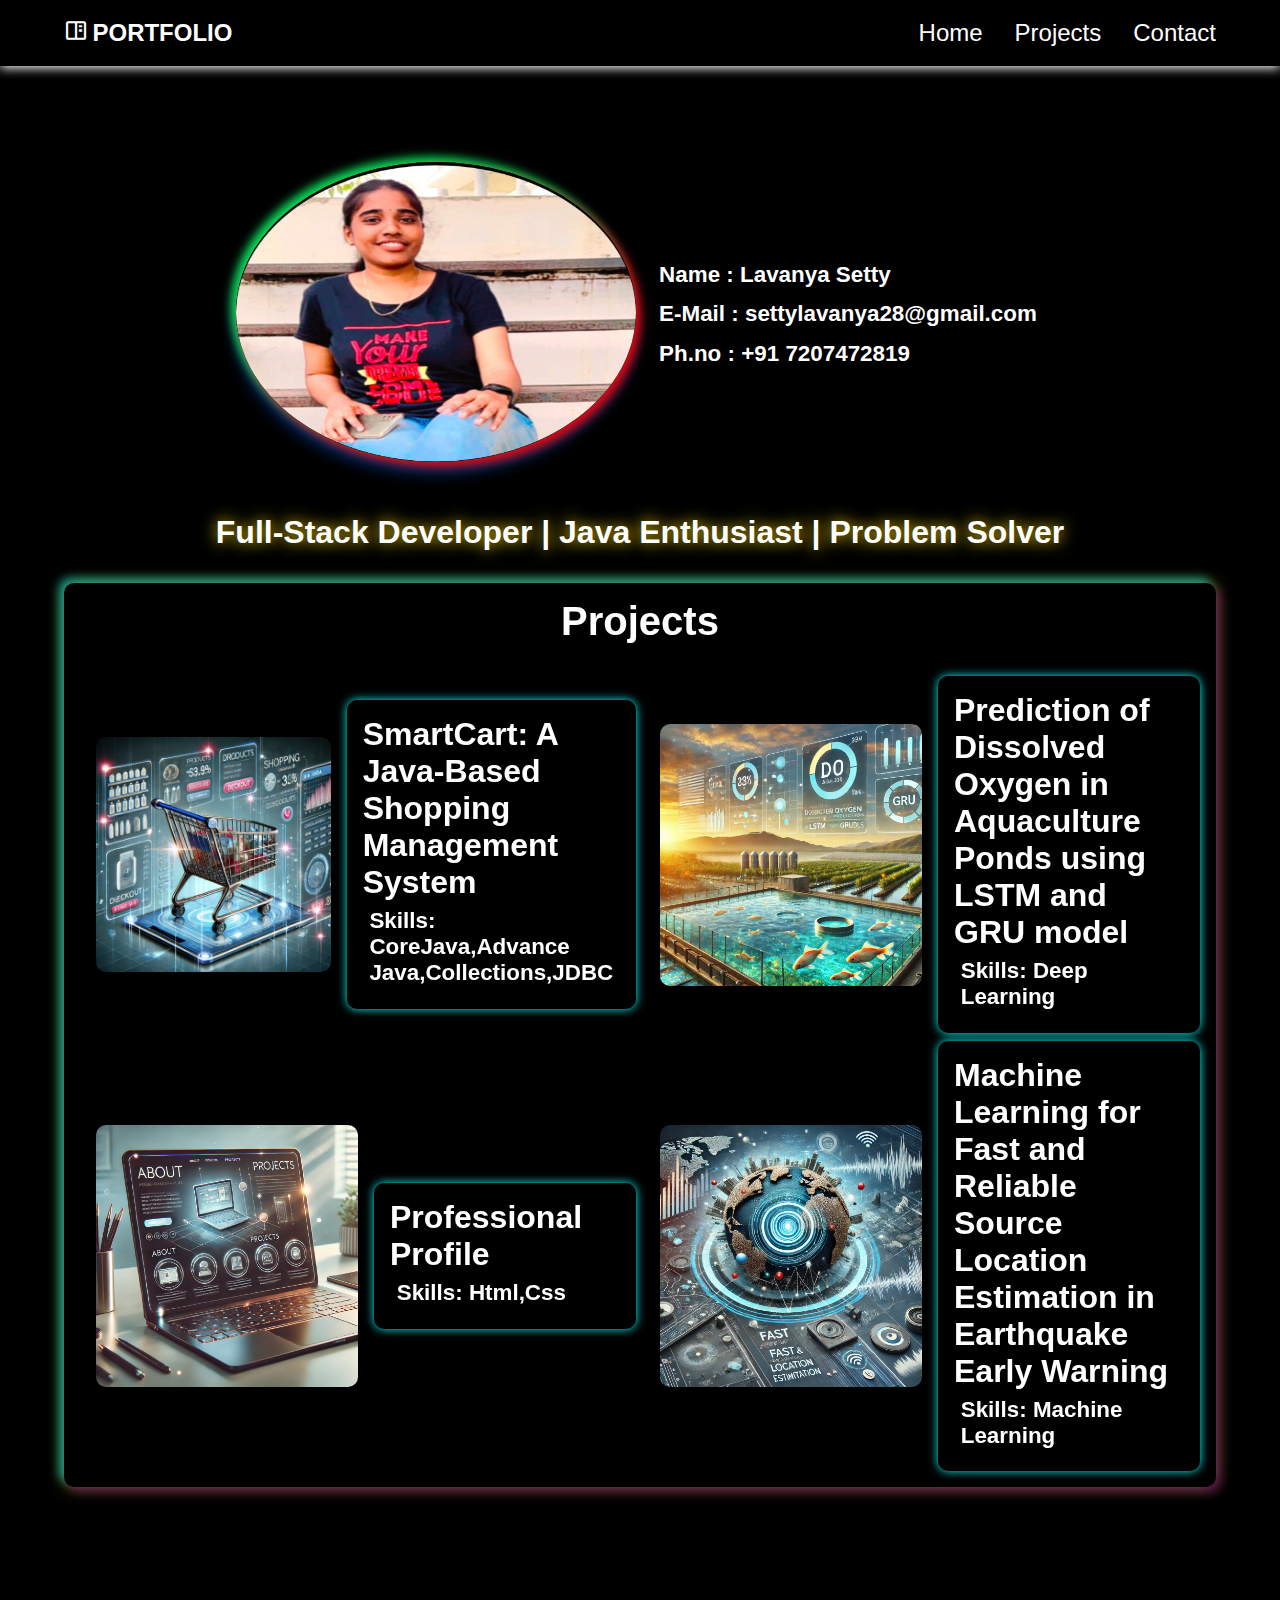
<file: index.html>
<!DOCTYPE html>
<html lang="en">
<head>
    <meta charset="UTF-8">
    <meta name="viewport" content="width=device-width, initial-scale=1.0">
    <title>PORTFOLIO</title>
    <link rel="stylesheet" href="PORTO.css">
    <link rel="stylesheet" href="https://unpkg.com/aos@next/dist/aos.css" />
    <link rel="stylesheet" href="https://cdnjs.cloudflare.com/ajax/libs/font-awesome/6.0.0/css/all.min.css">
    <link href='https://unpkg.com/boxicons@2.1.4/css/boxicons.min.css' rel='stylesheet'>
</head>
<body>
    <nav class="navbar">
        <div class="logo">
            <i class='bx bx-book-content' ></i>
            <a href="/">PORTFOLIO</a>
        </div>
        <div class="nav-links">
            <a href="index.html">Home</a>
            <a href="pro.html">Projects</a>
            <a href="Contact.html">Contact</a>
        </div>
    </nav>
    <section class="hero">
        <div>
            <img src="./sunny img.jpeg" alt="pic">
        </div>
        <div>
            <p><b>Name : </b>Lavanya Setty</p>
            <p><b>E-Mail : </b>settylavanya28@gmail.com</p>
            <p><b>Ph.no : </b>+91 7207472819</p>
        </div>
    </section>
    <section class="bio"  >
        <div class="bios">Full-Stack Developer | Java Enthusiast | Problem Solver</div>
    </section>
    <section class="projects" data-aos="fade-up">
        <header>Projects</header>
        <div class="parent" data-aos="fade-up">
            <div class="cards">
                <img src="./SHOPPING IMG.webp">
                <div>
                    <h1><span id="two">SmartCart: A Java-Based Shopping Management System</h1>
                    <!-- <P>Lorem ipsum dolor sit amet consectetur adipisicing elit. Nemo aliquid corporis esse maxime ratione eos.</P> -->
                    <P>Skills: CoreJava,Advance Java,Collections,JDBC</P>
                </div>
            </div>
            <div class="cards">
                <img src="./dissolvedoxygen.webp" alt="">
                <div class="card1">
                    <h1>Prediction of Dissolved Oxygen in Aquaculture Ponds using LSTM and GRU model</h1>
                    <!-- <P></P> -->
                    <P>Skills: Deep Learning</P>
                </div>
            </div>
            <div class="cards">
                <img src="./portfilo.webp" alt="">
                <div>
                    <h1>Professional Profile</h1>
                    <!-- <P>Lorem ipsum dolor sit amet consectetur adipisicing elit. Nemo aliquid corporis esse maxime ratione eos.</P> -->
                    <P>Skills: Html,Css</P>
                </div>
            </div>
            <div class="cards">
                <img src="./Earthquake img.webp" alt="">
                <div>
                    <h1>Machine Learning for Fast and Reliable Source Location Estimation in Earthquake Early Warning</h1>
                    <!-- <P>Lorem ipsum dolor sit amet consectetur adipisicing elit. Nemo aliquid corporis esse maxime ratione eos.</P> -->
                    <P>Skills: Machine Learning</P>
                </div>
            </div>
            
        </div>
    </section>
    <section class="experiencs" data-aos="fade-up">
        <header>Experience</header>
        <div class="parent2" data-aos="fade-up">
        <div class="intern">
            <img src="./lBM-SkillsBuild.jpg" alt="">
            <div class="car">
                <p><b>Title : Web Development</b></p>
                <p>Developed projects like Portfolio, using Html,css</p>
            </div>
        </div> 
        <div class="intern">
            <img src="./jAVA IMG.webp" alt="">
            <div class="car">
                <p><b>Title : Full Stack </b></p>
                <p>Learned concepts of Core java,Advanced java,Web development and Database</p>
            </div>
        </div>
    </div>
    </section>
    <section class="education" data-aos="fade-up">
        <header>Education</header>
        <div class="parent3" data-aos="fade-up">
        <div class="degree">
            <p><b>Degree : </b>B.Tech</p>
            <p><b>college : </b>Vignan's Nirula Institute of Technology and Science for Women</p>
            <p><b>Year : </b>2020-24</p>
            <p><b>Cgpa : </b>8.4</p>
        </div>
        <div class="degree">
            <p><b>Degree : </b>Intermediate</p>
            <p><b>college : </b>Vignan Girls Junior College, Guntur</p>
            <p><b>Year : </b>2018-20</p>
            <p><b>Cgpa : </b>9.67</p>
        </div>
        <div class="degree">
            <p><b>Degree : </b>Metriculation</p>
            <p><b>School : </b>S.T Johns E.M High School </p>
            <p><b>Year : </b>2017-18</p>
            <p><b>Cgpa : </b>9.3</p>
        </div>
    </div>
    </section>
    <section class="tech" data-aos="fade-up">
        <header>Tech Stack</header>
        <div class="skill" data-aos="fade-up">
            <p data-aos="fade-up">Html</p>
            <p data-aos="fade-up">Css</p>
            <p data-aos="fade-up">Java Script</p>
            <p data-aos="fade-up">Core Java</p>
            <p data-aos="fade-up">Collections</p>
            <p data-aos="fade-up">JDBC</p>
            <p data-aos="fade-up">Servlets</p>
            <p data-aos="fade-up">Jsp</p>
            <p data-aos="fade-up">MySQL</p>
        </div>
    </section>
    <div class="foot">
        <footer>Copyright@  settylavanya28@gmail.com
        <div class="footerin">
            <a href="https://www.linkedin.com/in/lavanya-setty-923aa9227/"><i class="fab fa-linkedin"></i></a>
             <a href="https://github.com/settylavanya"><i class="fab fa-github"></i></a>
        </div>
        
    </footer>
    </div>
    <script src="https://unpkg.com/aos@next/dist/aos.js"></script>
    <script>
      AOS.init();
    </script>
</body>
</html>
</file>
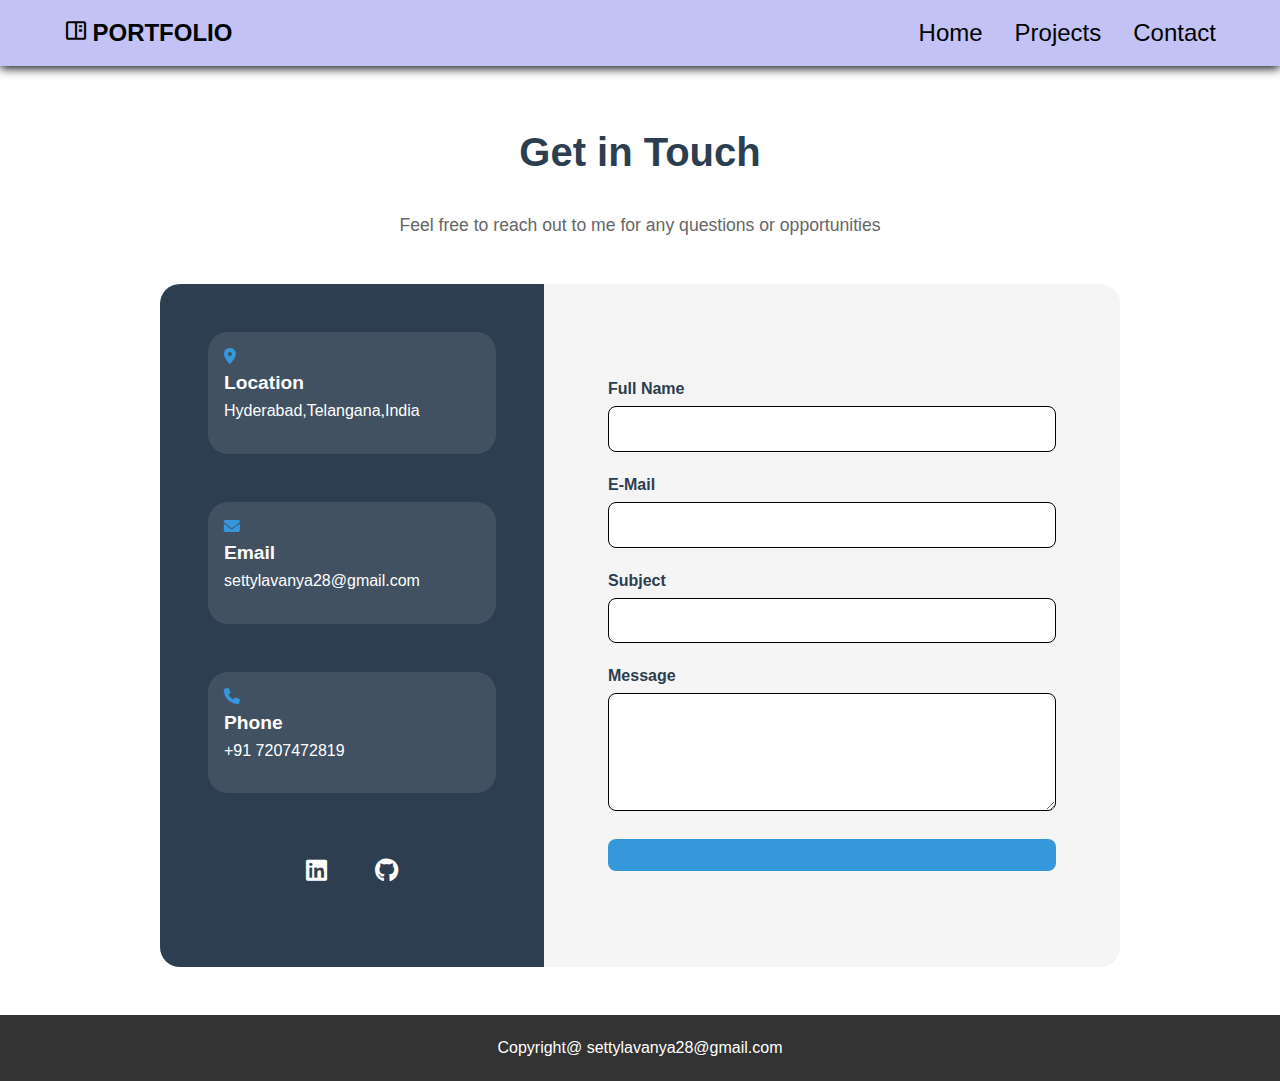
<file: CONT.html>
<!DOCTYPE html>
<html lang="en">
<head>
    <meta charset="UTF-8">
    <meta name="viewport" content="width=device-width, initial-scale=1.0, maximum-scale=1.0, user-scalable=no">
    <title>Contact</title>
    <link rel="stylesheet" href="CONT.css">
    <link rel="stylesheet" href="https://cdnjs.cloudflare.com/ajax/libs/font-awesome/6.0.0/css/all.min.css">
    <link href='https://unpkg.com/boxicons@2.1.4/css/boxicons.min.css' rel='stylesheet'>
</head>
<body>
    <nav class="navbar">
        <div class="logo">
            <i class='bx bx-book-content' ></i>
            <a href="/">PORTFOLIO</a>
        </div>
        <div class="nav-links">
            <a href="index.html">Home</a>
            <a href="pro.html">Projects</a>
            <a href="">Contact</a>
        </div>
    </nav>
    <section class="wrapper">
    <div class="parent">
        <div class="wrap">
            <header><b>Get in Touch</b></header>
            <p>Feel free to reach out to me for any questions or opportunities</p>
        </div>
        <div class="box">
            <div class="contact-info">
                <div class="info-card">
                    <i class="fas fa-map-marker-alt"></i>
                    <h3>Location</h3>
                    <p>Hyderabad,Telangana,India</p>
                </div>
                <div class="info-card">
                    <i class="fas fa-envelope"></i>
                    <h3>Email</h3>
                    <p>settylavanya28@gmail.com</p>
                </div>
                <div class="info-card">
                    <i class="fas fa-phone"></i>
                    <h3>Phone</h3>
                    <p>+91 7207472819</p>
                </div>
                <div class="social-links">
                    <a href="https://www.linkedin.com/in/lavanya-setty-923aa9227/"><i class="fab fa-linkedin"></i></a>
                   
                    <a href="https://unpkg.com/aos@next/dist/aos.js"><i class="fab fa-github"></i></a>
                </div>
            </div>
            <div class="inputs">
                <form action="https://api.web3forms.com/submit" method="POST">
                    <input type="hidden" name="access_key" value="27fa26e4-5ae5-4a9b-ae3c-0b5e196053ef">
                    <div class="forminput">
                        <label for="name">Full Name</label>
                        <input type="text" id="name" name="name" required>
                    </div>
                    <div class="forminput">
                        <label for="email">E-Mail</label>
                        <input type="text" id="E-Mail" name="email" required>
                    </div>
                    <div class="forminput">
                        <label for="subject">Subject</label>
                        <input type="text" id="Subject" name="subject" required>
                    </div>
                    <div class="forminput">
                        <label for="message">Message</label>
                        <textarea id="message" name="message" rows="5" required></textarea>
                    </div>
                    <div><button type="submit" value="Send Message"></button></div>
                </form>
                

            </div>
        </div>
    </div>
    </div>
    </section>
    <footer>Copyright@  settylavanya28@gmail.com
    </footer>
</body>
</html>
</file>
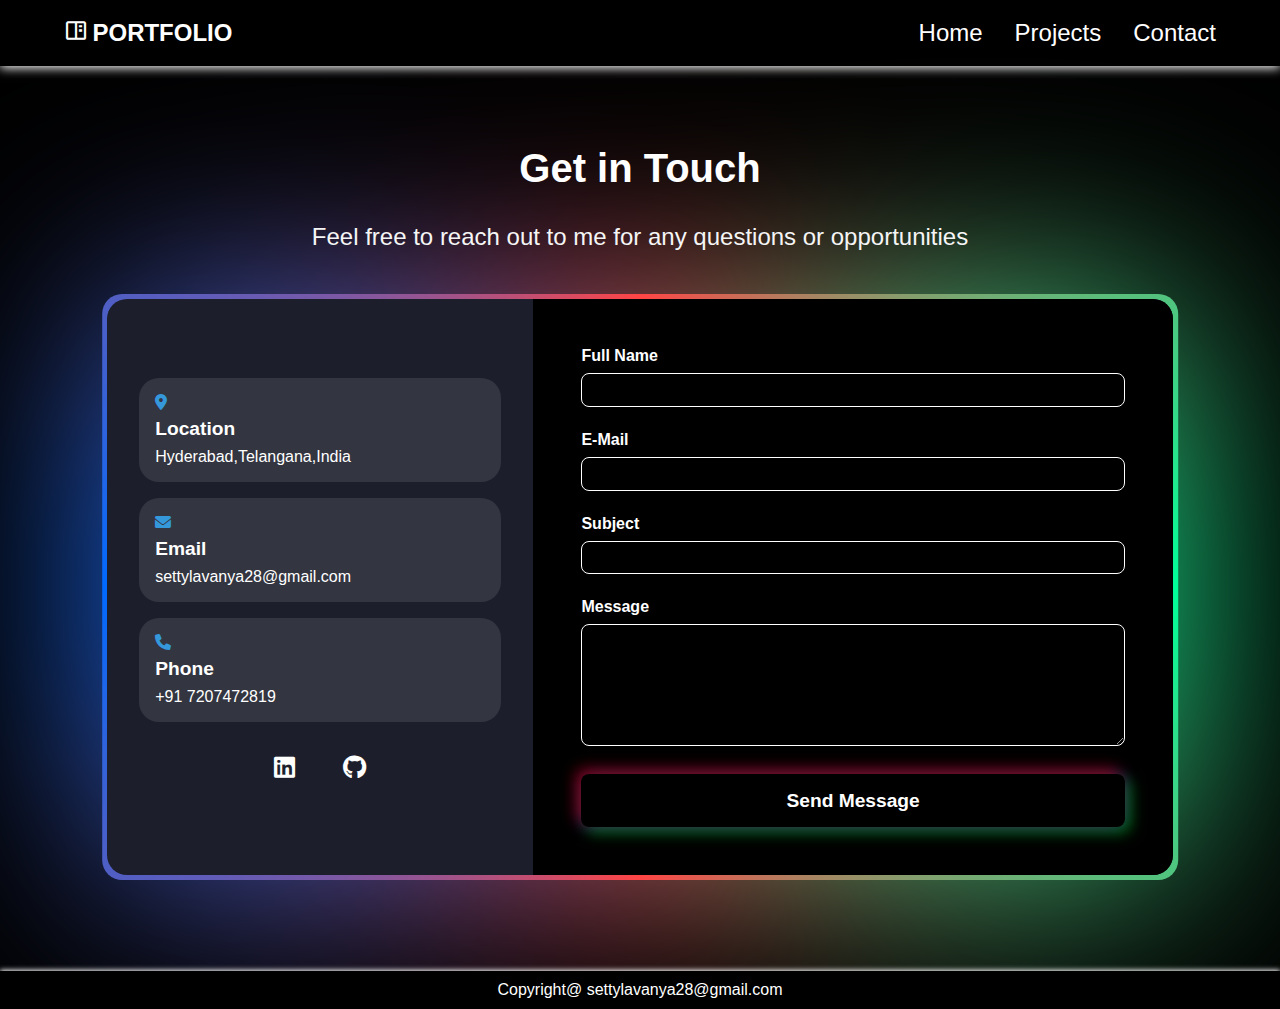
<file: Contact.html>
<!DOCTYPE html>
<html lang="en">
<head>
    <meta charset="UTF-8">
    <meta name="viewport" content="width=device-width, initial-scale=1.0">
    <title>CONTACT</title>
    <link rel="stylesheet" href="contact.css">
    <link rel="stylesheet" href="https://cdnjs.cloudflare.com/ajax/libs/font-awesome/6.0.0/css/all.min.css">
    <link href='https://unpkg.com/boxicons@2.1.4/css/boxicons.min.css' rel='stylesheet'>
</head>
<body>
    <nav class="navbar">
        <div class="logo">
            <i class='bx bx-book-content' ></i>
            <a href="/">PORTFOLIO</a>
        </div>
        <div class="nav-links">
            <a href="index.html">Home</a>
            <a href="pro.html">Projects</a>
            <a href="Contact.html">Contact</a>
        </div>
    </nav>
    <section class="con">
        <div class="wrap">
            <header><b>Get in Touch</b></header>
            <p>Feel free to reach out to me for any questions or opportunities</p>
        </div>
        <div class="box">
                <div class="info">
                    <div class="info-card">
                        <i class="fas fa-map-marker-alt"></i>
                        <h3>Location</h3>
                        <p>Hyderabad,Telangana,India</p>
                     </div>
                    <div class="info-card">
                        <i class="fas fa-envelope"></i>
                        <h3>Email</h3>
                        <p>settylavanya28@gmail.com</p>
                    </div>
                    <div class="info-card">
                        <i class="fas fa-phone"></i>
                        <h3>Phone</h3>
                        <p>+91 7207472819</p>
                    </div>
                    <div class="social-links">
                        <a href="https://www.linkedin.com/in/lavanya-setty-923aa9227/"><i class="fab fa-linkedin"></i></a>
                     
                       
                        <a href="https://github.com/settylavanya"><i class="fab fa-github"></i></a>
                    </div>
                </div>
                <div class="input">
                    <form action="https://api.web3forms.com/submit" method="POST">
                        <input type="hidden" name="access_key" value="27fa26e4-5ae5-4a9b-ae3c-0b5e196053ef">
                        <div class="forminput">
                            <label for="Name">Full Name</label>
                            <input type="text" id="name" name="name" required>
                        </div>
                        <div class="forminput">
                            <label for="E-Mail">E-Mail</label>
                            <input type="email" id="E-Mail" name="email" required>
                        </div>  
                        <div class="forminput">
                            <label for="Subject">Subject</label>
                            <input type="text" id="Subject" name="subject" required>
                        </div>
                        <div class="forminput">
                            <label for="message">Message</label>
                            <textarea id="message" rows="5" name="message" required></textarea>
                        </div>
                        <div class="but"><button type="submit">Send Message</button></div>
                    </form>
            </div>
        </div>
    </section>
    <div class="foot">
        <footer>Copyright@  settylavanya28@gmail.com
    </footer>
    </div>
</body>
</html>
</file>
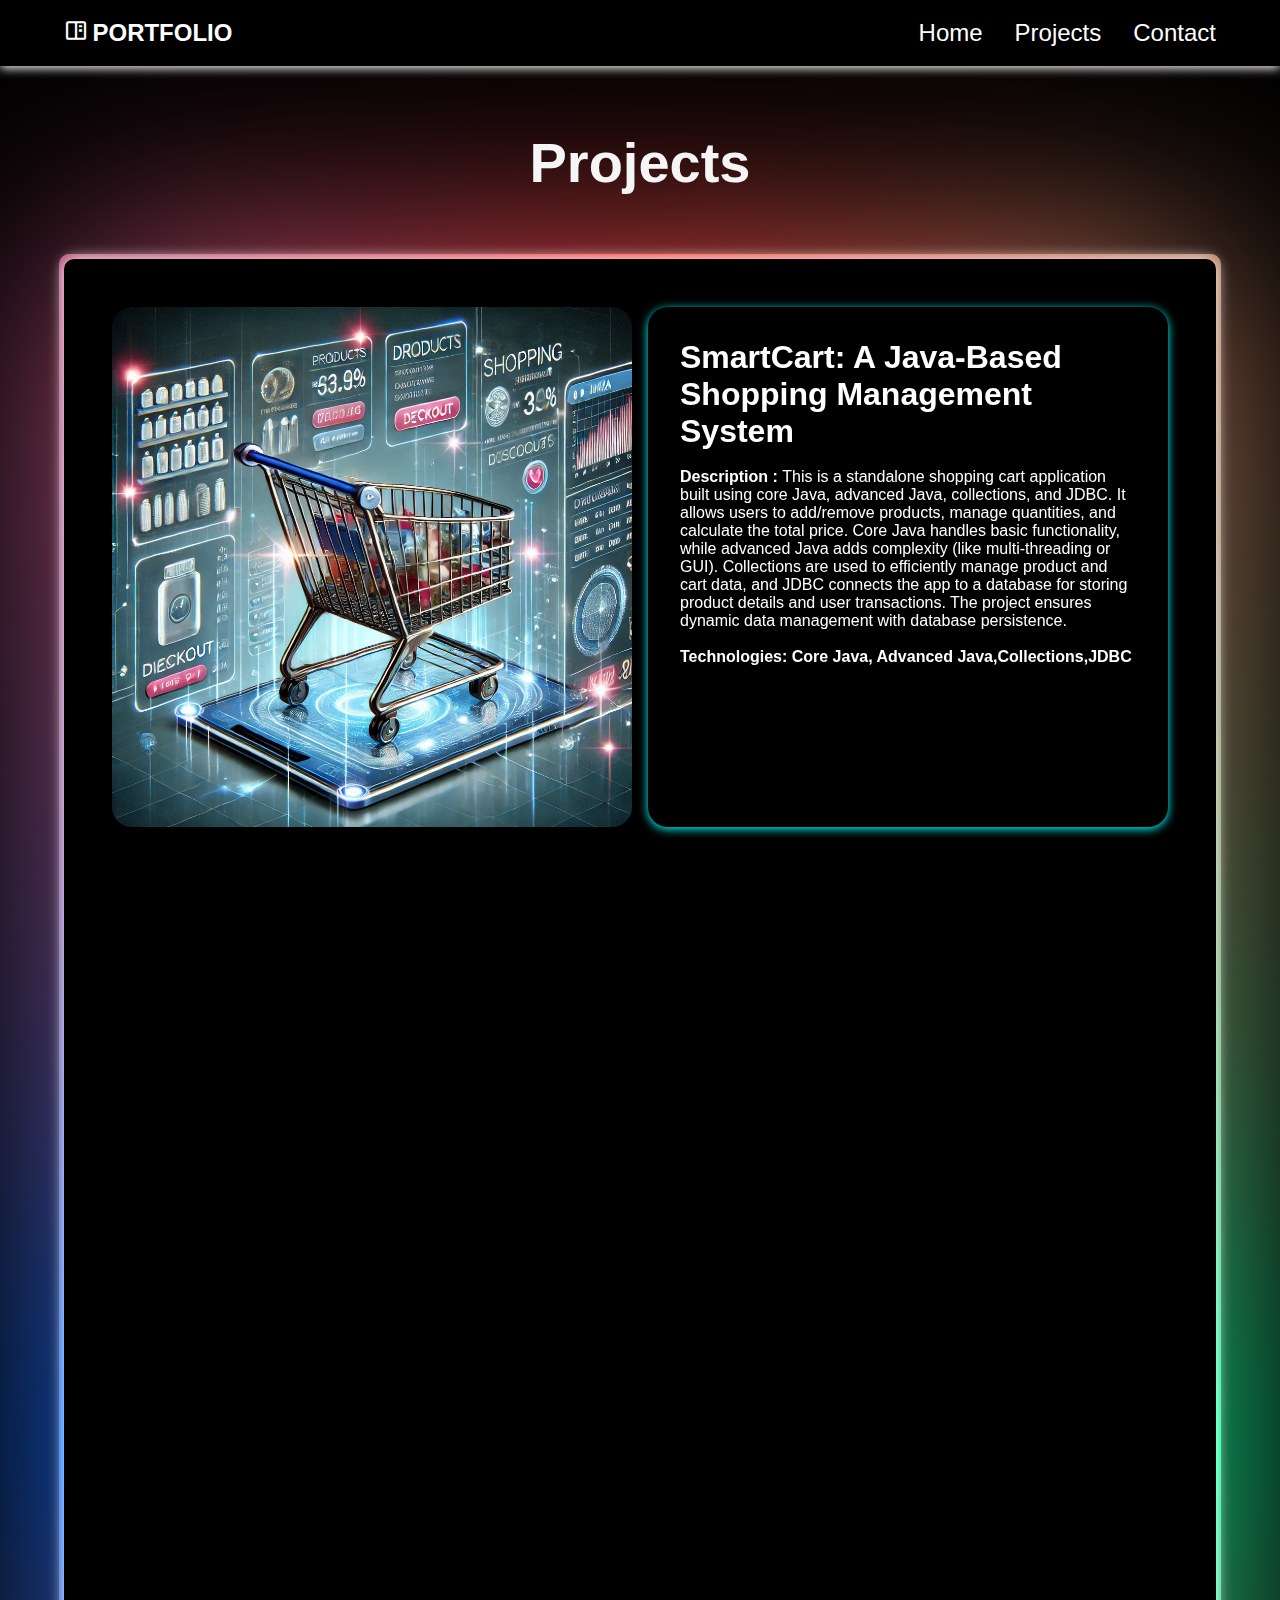
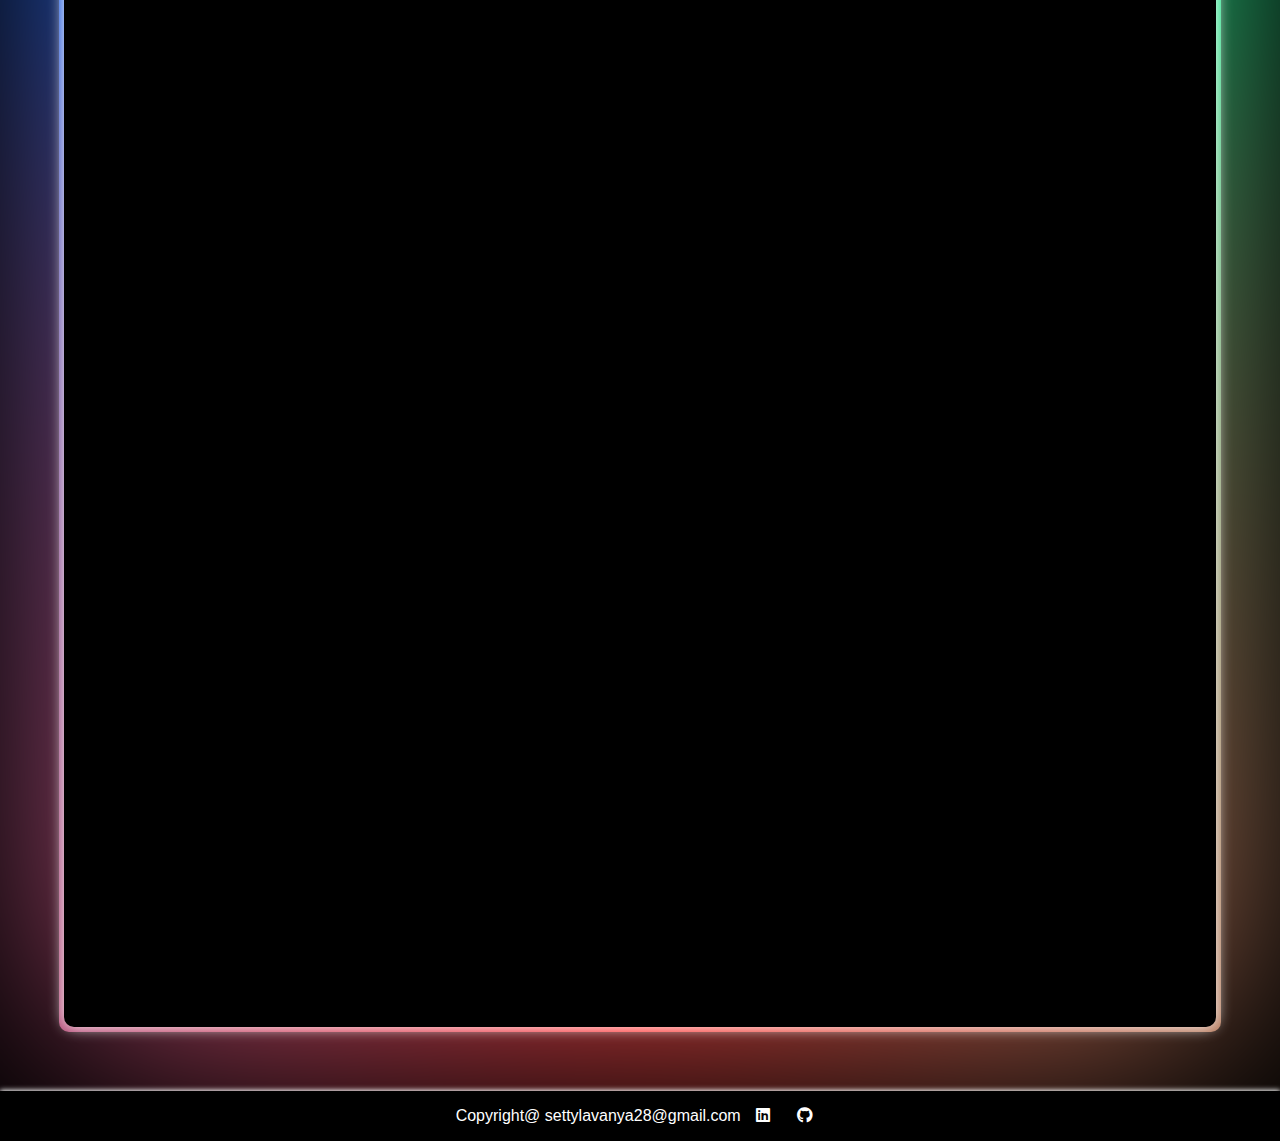
<file: pro.html>
<!DOCTYPE html>
<html lang="en">
<head>
    <meta charset="UTF-8">
    <meta name="viewport" content="width=device-width, initial-scale=1.0">
    <title>PROJECTS</title>
    <link rel="stylesheet" href="PRO.css">
    <link rel="stylesheet" href="https://cdnjs.cloudflare.com/ajax/libs/font-awesome/6.0.0/css/all.min.css">
    <link rel="stylesheet" href="https://unpkg.com/aos@next/dist/aos.css" /><link rel="stylesheet" href="https://cdnjs.cloudflare.com/ajax/libs/font-awesome/6.0.0/css/all.min.css">
    <link href='https://unpkg.com/boxicons@2.1.4/css/boxicons.min.css' rel='stylesheet'>
</head>
<body>
    <nav class="navbar">
        <div class="logo">
            <i class='bx bx-book-content' ></i>
            <a href="/">PORTFOLIO</a>
        </div>
        <div class="nav-links">
            <a href="index.html">Home</a>
            <a href="pro.html">Projects</a>
            <a href="Contact.html">Contact</a>
        </div>
    </nav>
    <div class="titla" data-aos="fade-up-right">
        <header><b>Projects</b></header>
    </div>
    <section class="projects">

        <div class="cards" data-aos="fade-up">
                <img src="./SHOPPING IMG.webp" alt="">
            <div class="card-info">
                <h1>SmartCart: A Java-Based Shopping Management System</h1>
                <br>
                <P><b>Description : </b>This is a standalone shopping cart application built using core Java, advanced Java, collections, and JDBC. It allows users to add/remove products, manage quantities, and calculate the total price. Core Java handles basic functionality, while advanced Java adds complexity (like multi-threading or GUI). Collections are used to efficiently manage product and cart data, and JDBC connects the app to a database for storing product details and user transactions. The project ensures dynamic data management with database persistence. </P>
                <br>
                <P><b>Technologies: Core Java, Advanced Java,Collections,JDBC</b></P>
                <br>
                <!-- <a href="video need to keep">See Demo</a> -->
            </div>
           
        </div>
        <div class="cards" data-aos="fade-right">
                <img src="./dissolvedoxygen.webp" alt="">
            <div class="card-info">
                <h1>Prediction of Dissolved Oxygen in Aquaculture Ponds using LSTM and GRU model</h1>
                <br>
                <P><b>Description : </b>The presence of Dissolved Oxygen (DO) in water is an ecological factor that plays an important role in fostering the growth of  aquatic goods. Improve the accuracy and efficiency of DO prediction, an integrated forecasting model based on an LSTM GRU hybrid model was developed. Compared to the current models, the proposed hybrid model produces more precise values.</P>
                <br>
                <P><b>Technologies: Deep Learning</b></P>
                <br>
                <!-- <a href="video need to keep">See Demo</a> -->
            </div>
        </div>
        <div class="cards" data-aos="fade-left">
                <img src="./Earthquake img.webp" alt="">
            <div class="card-info">
                <h1>Machine Learning for Fast and Reliable Source Location Estimation in Earthquake Early Warning</h1>
                <br>
                <P><b>Description : </b>The system is designed to help mitigate earthquake disasters by providing information on the seismic intensity as soon as possible.To predict the early warning earthquakes are useful to save the human beings and alert the peoples for earthquakes. It decreases the harmful.</P>
                <br>
                <P><b>Technologies: Machine Learning </b></P>
                <br>
                <!-- <a href="video need to keep">See Demo</a> -->
            </div>
        </div>
        <div class="cards" data-aos="zoom-in-up">
                <img src="./portfilo.webp" alt="">
            <div class="card-info">
                <h1>Professional Profile</h1>
                <br>
                <P><b>Description :</b>Developed a personal portfolio website using HTML and CSS, showcasing projects, skills, and contact details. Designed a responsive layout for seamless viewing across devices. Implemented CSS animations and transitions for an interactive user experience. Optimized the website for fast loading and accessibility. Ensured a clean and modern UI with structured HTML and well-organized CSS.The contents in this project are my personal information,my projects,my experiences,my education,and my skills which are arranged in order with proper responsiveness and attractive css</P>
                <br>
                <P><b>Technologies: HTML,CSS</b></P>
                <!-- <a href="video needed">See Demo</a> -->
            </div>
        </div>
    </section>
    <div class="foot">
        <footer>Copyright@  settylavanya28@gmail.com
        <div class="footerin">
            <a href="https://www.linkedin.com/in/lavanya-setty-923aa9227/"><i class="fab fa-linkedin"></i></a>
            <a href="https://github.com/settylavanya"><i class="fab fa-github"></i></a>
        </div>
        
    </footer>
    </div>
    <script src="https://unpkg.com/aos@next/dist/aos.js"></script>
    <script>
      AOS.init();
    </script>
</body>
</html>
</file>
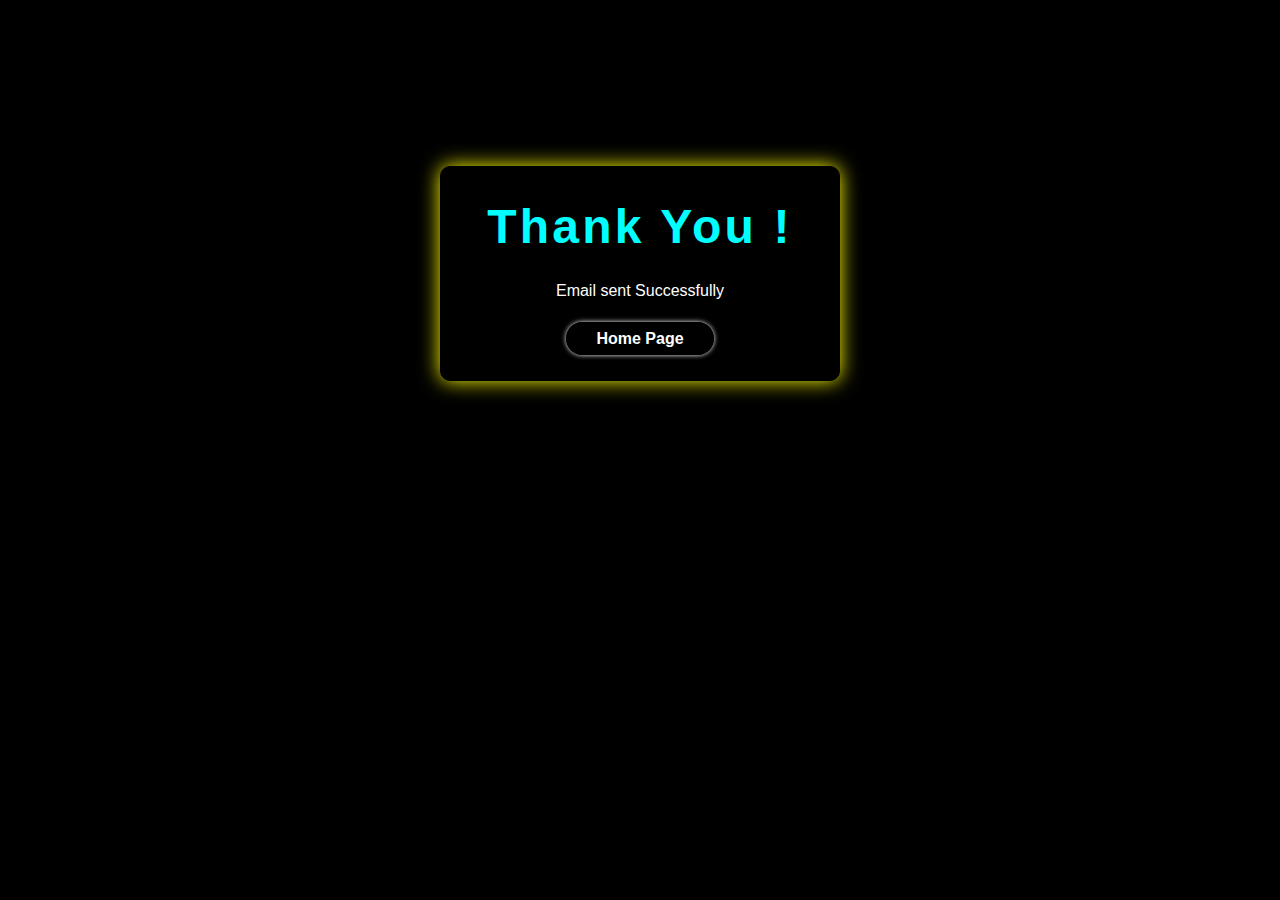
<file: thanks.html>
<!DOCTYPE html>
<html lang="en">
<head>
    <meta charset="UTF-8">
    <meta name="viewport" content="width=device-width, initial-scale=1.0">
    <title>Portfolio</title>
    <link rel="stylesheet" href="thanks.css">
</head>
<body>
    <div class="box">
        <h1>Thank You !</h1>
        <P>Email sent Successfully</P>
        <a href="index.html">Home Page</a>
    </div>
</body>
</html>
</file>
<file: PORTO.css>
*{
    margin: 0;
     padding:0;
    box-sizing: border-box;
    font-family: 'Segoe UI', Tahoma, Geneva, Verdana, sans-serif;
}
body{
    background: black;
}
.navbar {
    display: flex;
    justify-content: space-between;
    align-items: center;
    padding: 1.2rem 5%;
    background-color:black;
    box-shadow: 0 2px 10px white;
    position: sticky;
    /* top: 0; */
    z-index: 1000;
}
.navbar i{
    font-size: 1.5rem;
    color: white;
}
.logo a {
    font-size: 1.5rem;
    font-weight: 700;
    color: white;
    text-decoration: none;
    transition: color 0.3s ease;
}

.logo a:hover {
    color:cyan;
}

.nav-links {
    display: flex;
    gap: 2rem;
    align-items: center;
    transition: all 0.3s ease;
}

.nav-links a {
    text-decoration: none;
    color: white;
    font-weight: 500;
    font-size: 1.5rem;
    transition: color 0.3s ease;
    position: relative;
}

.nav-links a:hover {
    color:cyan;
}

/* Underline effect on hover */
.nav-links a::after {
    content: '';
    position: absolute;
    width: 0;
    height: 2px;
    bottom: -4px;
        left: 0;
        background-color: white;
        transition: width 0.3s ease;
}
.nav-links a:hover::after {
    width: 100%;
}
section{
    width: 90%;
    margin-left: auto;
    margin-right: auto;
    margin-top: 2rem;
    border-radius: 10px;
}
.hero{
    display: flex;
    justify-content: center;
    align-items: center;
    gap: 1em;
    padding:4em 4em 3rem 4em;
    /* margin-top: 5%; */
    /* background-color:#FFE5CF; */
    background-color: black;
    color: white;
    /* border-radius: 10px; */
    /* box-shadow: 0 4px 15px rgba(32, 212, 35, 0.041); */
    /* box-shadow: 
    5px 5px 10px rgba(255, 0, 0, 0.5),
    -5px -5px 10px rgba(0, 0, 255, 0.5),
    0px 0px 15px rgba(0, 255, 0, 0.5); */
}

.hero img{
    width: 400px;height: 300px;
    border-radius: 50%;
    object-fit: fill;
    /* box-shadow: 0 0 10px white; */
    box-shadow: 
    5px 5px 10px rgba(255, 0, 0, 0.854),
    -5px -5px 10px rgba(9, 233, 95, 0.966),
    0px 10px 15px rgba(0, 106, 255, 0.5);
}
p{
    font-size: 1.4em;
    font-weight: 600;
    padding: .3em;
}
header{
    font-size: 2.5rem;
    font-weight: bold;
    margin-bottom: 2rem;
    text-align: center;
    color:white;
}
.bio{
  color: white;
  text-align: center;
  /* margin: 0; */
  margin-top: 0;
}
.bios{
    font-size: 2rem;
    font-weight: 700;
    text-shadow: 0 0 15px gold;
}
.projects{
    background-color:black;
    /* border-radius: 10px; */
    box-shadow: 
    5px 5px 10px rgba(128, 0, 128, 0.5), /* Purple shadow */
    -5px -5px 10px rgba(0, 255, 255, 0.5), /* Cyan shadow */
    0px 0px 15px rgba(255, 255, 0, 0.5); /* Yellow glow */
    padding: 1rem;
}
.cards{
    display:grid ;
    grid-template-columns: repeat(2 ,1fr);
    gap: 2rem;
    /* margin: 2rem 0; */
    align-items: center;
}
.projects img{
    width: 100%;
    object-fit: fill;
    margin: 1rem;
    border-radius: 10px;
}
.parent{
    display:grid;
    grid-template-columns:1fr 1fr;
    align-items: center;
    gap: .5rem;
}
.cards >div{
    background:black;
    color: white;
    padding: 1rem;
    border-radius: 10px;
    box-shadow: 0 0 10px cyan;
    transition: transform 0.3s ease;
}
.cards >div:hover{
    transform: translateY(-5px);
}
.experiencs{
    background-color:black;
    /* border-radius: 10px; */
    box-shadow: 
    5px 5px 10px rgba(255, 165, 0, 0.5), /* Orange shadow */
    -5px -5px 10px rgba(255, 105, 180, 0.5), /* Pink shadow */
    0px 0px 15px rgba(50, 205, 50, 0.5); /* Lime Green glow */
    padding: 1rem;
}
.parent2{
    display:grid;
    grid-template-columns: repeat(2,1fr);
    gap:1rem;
   
}
.intern{
    display:grid;
    grid-template-columns: repeat(2 ,1fr);
    gap: 1rem;
    align-items:center;
    place-items: center;

}

.intern >div:hover{
    transform: translateY(-5px);
    transition: transform 0.3s ease ;
}
.intern img{
    width: 100%;
    height: 60%;
    border-radius: 10px;
    margin: 1rem;
}
.car{
    background:black;
    color: white;
    padding: 2rem;
    border-radius: 10px;
    box-shadow: 0 0px 10px rgb(246, 86, 86);
    transition: transform 0.3s ease;
    align-items: center;
    justify-content: center;
}
.education{
    background-color:black;
    /* border-radius: 10px; */
    box-shadow: 
    5px 5px 10px rgba(255, 191, 0, 0.5), /* Amber shadow */
    -5px -5px 10px rgba(255, 0, 255, 0.5), /* Magenta shadow */
    0px 0px 15px rgba(0, 128, 128, 0.5); /* Teal glow */
    padding: 1rem;
}
.degree {
    background:black;
    color: white;
    padding: 1rem;
    margin: 1rem 0;
    border-radius: 10px;
    box-shadow: 0 0px 5px white;
    transition: transform 0.3s ease;
}.parent3{
    display: grid;
    grid-template-columns: 1fr 1fr 1fr;
    gap: 1em;
}
.degree:hover{
    transform: translateY(-5px);
    background-color:white;
    color:black;
}
.tech{
    background-color:black;
    /* border-radius: 10px; */
    box-shadow: 
    5px 5px 10px rgba(255, 0, 0, 0.5), /* Red shadow */
    -5px -5px 10px rgba(0, 0, 255, 0.5), /* Blue shadow */
    0px 0px 15px rgba(0, 255, 0, 0.5); /* Green glow */;
    padding: 2rem 5%;
    margin-bottom: 3rem;
    display: grid;

}
.tech>div{
    display: grid;
    /* justify-content: space-around;
    align-items:center; */
    grid-template-columns: repeat(3,1fr);
    gap: 1.5rem;
    padding: 2rem;
    transition: transform 0.3s ease;
}
.tech p{
    background-color: #acb2b7;
    padding: 0.8rem 1.5rem; ;
    border-radius: 50px;
    transition:background-color 0.3s ease ;
    box-shadow: 
    5px 5px 10px rgba(255, 0, 0, 0.5), /* Red shadow */
    -5px -5px 10px rgba(0, 0, 255, 0.5), /* Blue shadow */
    0px 0px 15px rgba(0, 255, 0, 0.5); /* Green glow */;
}
.tech>div :hover{
    background-color:black;
    color: white;
}
/* Footer */
footer {
    text-align: center;
    padding: 10px;
    background:black;
    box-shadow: 0 -1px 5px white;
    color: white;
}
.footerin{
    display: inline-block;
}
footer a{
    color:white;
    padding: 0 .7em;
    margin-top: 1rem;
}
footer a:hover{
    color:cyan;
}
@media screen and (max-width: 1024px){
    .hero img{
        width: 400px;height: 300px;
    }
    .parent img{
        width: 100%;
        /* height: 90%; */
    }
    .cards img{
        width: 90%;
    }
    .cards{
        display: block;      
    }
    .cards> div{
        font-size: .9em;
    }
    .parent2{
        display: grid;
        grid-template-columns: 1fr 1fr;
        align-items: center;
    }
    .intern{
        display: flex;
        flex-direction: column;
        align-items: center;
    }
    .intern img{
        width: 90%;
    }
    .intern>div
    {
        font-size: .9em;
    }
    .parent3{
        display: block;
    }
    .tech > div{
        display:grid;
        grid-template-columns: repeat(2,1fr);
        gap: 1rem;
        text-align: center;
        font-size: 2rem;
    }
    .tech>div :hover{
        background-color: black;
        color: white;
    }
    footer{
        font-size: .9rem;
        padding: 1rem 0 .5rem 0;
    }
    .footerin a{
        font-size: 2.5rem;
    }
    .footerin{
        margin-top: 1.8rem;
    }
}
@media screen and (max-width: 768px) {
    .navbar {
        flex-direction: column;
        padding:1rem 3%;
    }

    .nav-links {
        margin-top: 1rem;
    }

    .nav-links a {
        margin: 0 0.5rem;
        font-size: 1.2rem;
    }
    .hero {
        flex-direction: column;
        text-align: center;
        padding: 2rem 3%;
    }

    .hero img {
        width: 100%;
        height: 200px;
    }
    .cards img{
        width: 90%;
    }
    .cards{
        display: block;
    }
    .cards> div{
        font-size: .9em;
    }
    .parent2{
        display: flex;
        flex-direction:column;
        align-items: center;
    }
    .intern{
        display:grid;
        grid-template-columns: 1fr;
        align-items: center;
        gap: 1rem;
    }
    .intern img{
        width: 90%;
    }
    .intern>div
    {
        font-size: .9em;
    }
    .tech>div :hover{
        background-color: black;
        color: white;
    }
}
@media screen and (max-width:600px){
    .cards span{
        display: none;
        /* padding: .5rem; */
    }
    #two{
        display: none;
    }
    
}
@media screen and (max-width: 480px) {
    .navbar {
        padding: 0.8rem 2%;
    }
    .bios{
        font-size: 1.5rem;
    }
    .nav-links a {
        margin: 0 0.3rem;
        font-size: 1.2rem;
    }

    .hero img {
        width: 250px;
        height: 150px;
    }
    p{
        font-size: 1.1rem;
    }
    .parent{
        display: grid;
        grid-template-columns: 1fr;
    }
    .cards{
        display: block;
    }
    .cards img{
        width: 90%;

    }
    .parent2{
        display:grid ;
        grid-template-columns: 1fr;
        gap: .1rem;
    }
    .intern{
        display:flex;
        flex-direction: column;
        /* flex-direction: column; */
    }
    .intern img{
        border-radius: 50%;
        /* width: 100%; */
        width: 70%;
        /* height: 70%; */
    }
    .parent3{
        display: grid;
        grid-template-columns: 1fr;
        gap: .2rem;
    }
    .tech > div{
        display:grid;
        grid-template-columns: 1fr;
        gap: 1rem;
        text-align: center;
    }
    .tech>div :hover{
        background-color: black;
        color: white;
    }.footer{
        display: block;
    }
    .footerin{
        margin-top: 1rem;
    }
    .footerin a{
        font-size: 1rem;
    }
}
</file>
<file: CONT.css>
* {
    margin: 0;
    padding: 0;
    box-sizing: border-box;
    font-family: 'Segoe UI', Tahoma, Geneva, Verdana, sans-serif;
}
.navbar {
    display: flex;
    justify-content: space-between;
    align-items: center;
    padding: 1.2rem 5%;
    background:rgb(194, 194, 245);
    box-shadow: 0 2px 10px black;
    position: sticky;
    z-index: 1000;
}
.logo a {
    font-size: 1.5rem;
    font-weight: 700;
    color: black;
    text-decoration: none;
    transition: color 0.3s ease;
}
.navbar i{
    font-size: 1.5rem;
    
}
.logo a:hover {
    color:white;
}

.nav-links {
    display: flex;
    gap: 2rem;
    align-items: center;
    transition: all 0.3s ease;
}

.nav-links a {
    text-decoration: none;
    color: black;
    font-weight: 500;
    font-size: 1.5rem;
    transition: color 0.3s ease;
    position: relative;
}

.nav-links a:hover {
    color:white;
}
/* underline effect */
.nav-links a::after{
    content: '';
    position: absolute;
    width: 0;
    height: 2px;
    bottom: -4px;
    left: 0;
    background-color: black;
    transition: width .3s ease;
}
.nav-links a:hover::after {
    width: 100%;
}
header{
    font-size: 2rem;
    margin: 2rem;
    text-align: center;
    padding: 2rem;
}
header{
    font-size: 2.5rem;
    color: #2c3e50;
    margin-bottom: .5rem;
}
.wrap p {
    color: #666;
    font-size: 1.1rem;
    text-align: center;
}
.box
{
    /* border: solid;*/
    display: grid;
    grid-template-columns: 1fr 1.5fr;
    /* padding: 20px; */
    margin: 3rem 10rem;
    background: whitesmoke;
    border-radius: 20px; */
    /* overflow: hidden; */
    /* box-shadow: 0 0 20px rgba(0, 0, 0, 0.1); */ 
}
.contact-info{
    background-color: #2c3e50;
    padding: 3rem;
    border-radius: 20px 0 0 20px ;
    display: grid;
    grid-template-columns: 1fr;
    gap: 2rem;
}
.info-card{
    /* background-color: rgba(255, 255, 255, 0.1);
    padding: 1rem;
    border-radius: 20px;*/
    color: white; 
    margin-bottom: 1rem;
    padding: 1rem;
    border-radius: 20px;
    background: rgba(255, 255, 255, 0.1);
    transition: transform 0.3s ease;
}
.info-card:hover {
    transform: translateY(-5px);
}

.info-card i {
    font-size: 1rem;
    margin-bottom: .5rem;
    color: #3498db;
}
.info-card i:hover{
    transform: translateY(-5px);
}
.info-card h3 {
    margin-bottom: 0.5rem;
    font-size: 1.2rem;
}
.social-links{
    display: flex;
    gap: 1rem;
    justify-content: center;    
}
.social-links a{
    padding: 1rem;
    color: white;;
    font-size: 1.5rem;
}
.social-links a:hover {
    color: #3498db;
    transform: translateY(-3px);
}
.inputs{
    background-color: whitesmoke;
    border-radius: 20px;
}
footer {
    text-align: center;
    padding: 1.5rem;
    background: #333;
    color: white;
}
.inputs{
    padding: 4rem 2rem;
    margin: 2rem;
}
.forminput{
    margin-bottom: 1.5rem;
}
.forminput label {
    display: block;
    margin-bottom: 0.5rem;
    color: #2c3e50;
    font-weight: 600;
}
.forminput input,
.forminput textarea{
    width: 100%;
    padding: 0.8rem;
    border: 1px solid black;
    border-radius: 8px;
    font-size: 1rem;
    transition: border-color 0.3s ease;
}
button{
    background: #3498db;
    color: white;
    padding: 1rem 2rem;
    border: none;
    border-radius: 8px;
    font-size: 1rem;
    font-weight: 600;
    cursor: pointer;
    transition: background-color 0.3s ease;
    width: 100%;
    position: relative;
    /* z-index: 0; */
}
button:hover {
    background: black;
}
@media screen and (max-width: 1024px){
    .wrap p{
        /* font-size: 1rem; */
    }
    .box{
        display: grid;
        grid-template-columns: 1fr;
        margin: 50px;
    }
    .contact-info{
        border-radius:   20px  20px 0 0;
    }
    .info-card h3{
        font-size: 1rem;
    }
    .info-card p{
        font-size: .89rem;
    }
    .wrap header{
        font-size: 1.5rem;
        margin-bottom: .2rem;
    }
    .wrap p{
        font-size: 1.5rem;
        margin-bottom: 1.5rem;
    }
}
@media screen and (max-width : 760px){
    .navbar{
        flex-direction: column;
    }
    .nav-links{
        margin-top: 1rem;
        /* padding: .5rem; */
    }
    .nav-links a{
        margin: 0 0.5rem;
        font-size: 1.2rem;
    }
    .box{
        display: grid;
        grid-template-columns: 1fr;
    }
    .contact-info{
        border-radius: 0 20px  20p0x;
    }
}
@media screen and (max-width:486px) {
    .navbar {
        padding: 0.8rem 2%;
    }
    .nav-links a {
        margin: 0 0.3rem;
        font-size: 1.2rem;
    }
    .wrap header{
        font-size: 1.5rem;
        margin-bottom: .2rem;
    }
    .wrap p{
        font-size: .9rem;
        margin-bottom: 1.5rem;
    }
    .box
    {
        padding: 0;
        margin:30px;
        gap:0;
    }
    .contact-info{
        margin: rem;
        padding: 1.5rem;
        gap:10px;
    }
    .info-card{
        margin-bottom: .1em;
    }
    .inputs{
        margin: .4rem;
        padding: 1.5rem;
    }
}
</file>
<file: contact.css>
*{
    margin: 0;
    padding: 0;
    box-sizing: border-box;
    font-family: 'Segoe UI', Tahoma, Geneva, Verdana, sans-serif;
}
body{
    background-color: black;
}
.navbar {
    display: flex;
    justify-content: space-between;
    align-items: center;
    padding: 1.2rem 5%;
    /* background:rgb(194, 194, 245); */
    background-color:rgba(0,0,0,0.1);
    box-shadow: 0 2px 10px white;
    position: sticky;
    z-index: 1000;
}
.navbar i{
    font-size: 1.5rem;
    color: white;
    
}
.logo a {
    font-size: 1.5rem;
    font-weight: 700;
    color: white;
    text-decoration: none;
    transition: color 0.3s ease;
}

.logo a:hover {
    color:cyan;
}

.nav-links {
    display: flex;
    gap: 2rem;
    align-items: center;
    transition: all 0.3s ease;
}

.nav-links a {
    text-decoration: none;
    color: white;
    font-weight: 500;
    font-size: 1.5rem;
    transition: color 0.3s ease;
    position: relative;
}
.nav-links a:hover {
    color:cyan;
}

/* Underline effect on hover */
.nav-links a::after {
    content: '';
    position: absolute;
    width: 0;
    height: 2px;
    bottom: -4px;
        left: 0;
        background-color: white;
        transition: width 0.3s ease;
}
.nav-links a:hover::after {
    width: 100%;
}
section{
    width: 100%;
    /* border: solid; */
    /* display: flex;
    justify-content: center;
    align-items: center; */
    place-items: center;
    padding: 3rem;
}
.wrap{
    display: block;
}
header{
    text-align: center;
    padding: 2rem;
}
header{
    font-size: 2.5rem;
    /* color: #2c3e50; */
    color: white;
    /* margin-bottom: .5rem; */
}
.wrap p {
    color: whitesmoke;
    font-size: 1.5rem;
    text-align: center;
    padding-bottom: 3rem;
}
.box{
    width: 90%;
    /* height: 600px; */
    /* border: solid white; */
    background: #1c1f2b;
    border-radius: 20px;
    /* margin: 10rem; */
    position: relative;
    display: grid;
    grid-template-columns:1fr 1.5fr;
    margin-bottom: 3rem;
}
.box::after, .box::before{
    content: '';
    position: absolute;
    width: 100%;
    height: 100%;
    top: 50%;
    left: 50%;
    translate: -50% -50%;
    padding: 5px;
    background-image: conic-gradient(#ff4545,#00ff99,#ff4545,#006aff,#ff4545);
    border-radius: 20px;
    /* background: red; */
    z-index: -1;
}
.box::before{
    filter: blur(7rem);
}
.info{
    /* border: solid white; */
    /* background-color: red; */
    border-radius: 20px 0  0 20px;
    padding: 2rem;
    margin-top: 2.9rem;

}
.input{
    border-radius: 0 20px 20px 0;
    /* background:white; */
    /* padding: rem; */
}
.info-card{
    color: white; 
    margin-bottom: 1rem;
    padding: 1rem;
    border-radius: 20px;
    background: rgba(255, 255, 255, 0.1);
    transition: transform 0.3s ease;
}
.info-card:hover {
    transform: translateY(-5px);
}
.info-card i {
    font-size: 1rem;
    margin-bottom: .5rem;
    color: #3498db;
}
/* .info-card i:hover{
    transform: translateY(-5px);
} */
.info-card h3 {
    margin-bottom: 0.5rem;
    font-size: 1.2rem;
}
.social-links{
    display: flex;
    gap: 1rem;
    justify-content: center;
}
.social-links a{
    padding: 1rem;
    color: white;;
    font-size: 1.5rem;
}
.social-links a:hover {
    color: cyan;
    transform: translateY(-3px);
}
.input{
    padding: 3rem;
    /* margin: 2rem; */
    background:black;
}
.forminput{
    margin-bottom: 1.5rem;
}
.forminput label {
    display: block;
    margin-bottom: 0.5rem;
    color:white;
    font-weight: 700;
}
.forminput input,
.forminput textarea{
    width: 100%;
    padding: 0.3rem;
    border: 1px solid;
    border-radius: 8px;
    font-size: 1.2rem;
    transition: border-color .3s ease;
    background:black;
    color: white;
}
.but>button{
    background:black;
    color:white;
    padding: .8rem 1.2rem;
    border: none;
    border-radius: 8px;
    font-size: 1.2rem;
    font-weight: 700;
    cursor: pointer;
    transition: background-color 0.3s ease;
    width:100%;
    /* margin-top: .5rem; */
    
}
.but{
    /* background: red; */
    width: 100%;
    height: 100%;
    padding: 3px;
    border-radius: 8px;
    box-shadow: 
    -5px -5px 15px rgba(255,0,0,.5),
    0 0 15px rgba(0, 0, 255,0.5),
    5px 5px 15px rgba(0,255,0,.5)
    ;
    /* background-image: conic-gradient(#ff4545,#00ff99,#ff4545,#006aff,#00ff99,#ff4545); */

}
button:hover {
    background:rgba(0,0,0,0.1);
    border: 2px solid white;
    background: black;
    letter-spacing: .2rem;
    color:rgba(232, 232, 79, 0.805);
}
/* Footer */
footer {
    text-align: center;
    padding: 10px;
    background:black;
    box-shadow: 0 -1px 5px white;
    color: white;
}
.footerin{
    display: inline-block;
}
footer a{
    color:white;
    padding: 0 .7em;
    margin-top: 1rem;
}
footer a:hover{
    color:cyan;
}
@media screen and (max-width: 1024px){
    .wrap p{
        /* font-size: 1rem; */
    }
    .box{
        display: grid;
        grid-template-columns: 1fr;
        margin: 0 auto 2rem auto;
    }
    .info {
        border-radius: 20px 20px 0 0;
        margin-top: 0;
        padding: 1.5rem;
    }
    .input {
        border-radius: 0 0 20px 20px;
        padding: 1.5rem;
    }
    .info-card h3{
        font-size: 1rem;
    }
    .info-card p{
        font-size: .89rem;
    }
    .wrap header{
        font-size: 1.5rem;
        margin-bottom: .2rem;
    }
    .wrap p{
        font-size: 1.5rem;
        margin-bottom: 1.5rem;
    }
}
@media screen and (max-width : 760px){
    .navbar{
        flex-direction: column;
    }
    .nav-links{
        margin-top: 1rem;
        /* padding: .5rem; */
    }
    .nav-links a{
        margin: 0 0.5rem;
        font-size: 1.2rem;
    }
    .box{
        display: grid;
        grid-template-columns: 1fr;
    }
    .contact-info{
        border-radius: 0 20px  20p0x;
    }
}
@media screen and (max-width: 768px) {
    /* Navigation */
    .navbar {
        flex-direction: column;
        padding: 0.8rem 2%;
    }

    .nav-links {
        margin-top: 1rem;
        gap: 1.5rem;
    }

    .nav-links a {
        font-size: 1.1rem;
    }

    /* Header section */
    section {
        padding: 1.5rem 1rem;
    }

    .wrap header {
        font-size: 2rem;
        padding: 1rem 0;
    }

    .wrap p {
        font-size: 1.1rem;
        padding-bottom: 1.5rem;
    }

    /* Contact box */
    .box {
        width: 100%;
    }

    .info-card {
        padding: 0.8rem;
        margin-bottom: 0.8rem;
    }

    .info-card h3 {
        font-size: 1rem;
    }

    .info-card p {
        font-size: 0.9rem;
    }

    /* Form elements */
    .forminput {
        margin-bottom: 1rem;
    }

    .forminput label {
        font-size: 0.9rem;
    }

    .forminput input,
    .forminput textarea {
        padding: 0.5rem;
        font-size: 0.9rem;
    }

    .but {
        padding: 2px;
    }

    .but > button {
        padding: 0.6rem 1rem;
        font-size: 1rem;
    }

    /* Social links */
    .social-links {
        gap: 0.5rem;
    }

    .social-links a {
        padding: 0.8rem;
        font-size: 1.2rem;
    }
}

@media screen and (max-width: 480px) {
    /* Navigation */
    .navbar {
        padding: 0.6rem 1%;
    }

    .nav-links {
        /* flex-direction: column; */
        gap: 0.8rem;
    }

    /* Header */
    .wrap header {
        font-size: 1.6rem;
    }

    .wrap p {
        font-size: 1rem;
    }

    /* Contact box */
    .info, .input {
        padding: 1rem;
    }

    /* Footer */
    footer {
        font-size: 0.8rem;
        /* padding: 1em; */
    }

    .footerin a {
        /* padding: 20px 1em; */
    }
}
</file>
<file: PRO.css>
*{
    margin: 0;
    padding: 0;
    box-sizing: border-box;
    font-family: 'Segoe UI', Tahoma, Geneva, Verdana, sans-serif;
}
body{
     background:black;
    /*background-repeat: no-repeat;
    background-size: cover; */
}
.navbar{
    display: flex;
    justify-content:space-between;
    align-items: center;
    background-color: black;
    padding: 1.2rem 5%; box-shadow: 0 2px 10px white;
    position: sticky;
    z-index: 1000;
    /* background-image: url(background.jpg); */
    
}
.navbar i{
    font-size: 1.5rem;
    color: white;
}
.logo a {
    font-size: 1.5rem;
    font-weight: 700;
    /* font-weight: bold; */
    color:white;
    text-decoration: none;
    transition: color 0.3s ease;
}

.logo a:hover{
    color: cyan;
}
.nav-links {
    display: flex;
    gap: 2rem;
    align-items: center;
    transition: all 0.3s ease;
}

.nav-links a {
    text-decoration: none;
    color: white;
    font-weight: 500;
    font-size: 1.5rem;
    transition: color 0.3s ease;
    position: relative;
}

.nav-links a:hover {
    color:cyan;
}
/* ubderline effect */
.navbar a::after{
    content: '';
    position: absolute;
    width: 0;
    height: 2px;
    bottom: -4px;
    left: 0;
    background-color: white;
    transition: width 0.3s ease;
}
.nav-links a:hover::after{
    width: 100%;
}
header{
        margin-top: 2rem;
        text-align: center;
        padding: 2rem;
        font-size: 3.5rem;
    color:whitesmoke;
    /* margin-bottom: .1rem; */
}
section{
    width: 90%;
    margin: 5%;
    margin-top: 0;
    /* background-image: url(back2.jpeg);
    background-size: cover; */
    /* background-position: bottom; */
}

.projects{
    background-color:black;
    border-radius: 10px;
    box-shadow: 0 0px 15px white;
    padding: 1rem;
    position: relative;
    margin-top: 2rem;
}
.projects::after, .projects::before{
    content: '';
    position: absolute;
    width: 100%;
    height: 100%;
    top: 50%;
    left: 50%;
    translate: -50% -50%;
    background-image: conic-gradient(#ff4545,#00ff99,#ff4545,#006aff,#ff4545);
    padding: 5px;
    border-radius: 10px;
    z-index: -1;
}
.projects::before{
    filter:blur(7rem) ;
}
.cards{
    padding: 2rem;
    display: grid;
    grid-template-columns: 1fr 1fr;
    gap: 1rem;
}
.cards img{
    width: 100%;
    border-radius: 20px;
    box-shadow: 0 4px 15px rgba(0,0,0,0.1);
    /* padding: 1rem; */
}
.card-info{
    background-color: black;
    border-radius: 20px;
    box-shadow: 0 4px 15px rgba(0,0,0,0.1);
    padding: 2rem;
    color: white;
    box-shadow: 0 2px 10px cyan;
}
.projects a{
    text-decoration: none;
    background-color: black;
    padding: 1rem;
    margin: 1rem;
    display: block;
    border-radius: 30px;
    text-align: center;
    color: white;
    width: 60%;
    margin:0 auto;
    font-weight: 700;
    margin-top: 1rem;
    position: relative;
    box-shadow: 
    5px 5px 10px rgba(255, 0, 0, 0.5), /* Red shadow */
    -5px -5px 10px rgba(0, 0, 255, 0.5), /* Blue shadow */
    0px 0px 15px rgba(0, 255, 0, 0.5); /* Green glow */;
}
.projects a:hover{
    transform: translateY(-7px);
    color:black;
    /* background-color: grey; */
}
.projects a::after, .projects a::before{
    content: '';
    position: absolute;
    height: 100%;
    width: 100%;
    top: 50%;
    left: 50%;
    translate: -50% -50%;
    background-image: conic-gradient(#ff4545,#006aff,yellow,#ff4545);
    z-index: -1;
    border-radius: 30px;
}
.projects a::before{
    filter: blur(1rem);
}
.cards>div:hover{
    transform: translateY(-15px);
}
/* Footer */
footer {
    text-align: center;
    padding: 1rem;
    background:black;
    box-shadow: 0 -1px 5px white;
    color: white;
}
.footerin{
    display: inline-block;
}
footer a{
    color:white;
    padding: 0 .7em;
    margin-top: 1rem;
}
footer a:hover{
    color:cyan;
}
@media screen and (max-width:1024px){
    .cards{
        display: grid;
        grid-template-columns: 1fr;
    }
    footer{
        font-size: .9rem;
        padding: 1rem 0 .5rem 0;
    }
    .footerin a{
        font-size: 2rem;
    }
    .footerin{
        margin-top: 1rem;
    }

}
@media screen and (max-width:760px) {
    .navbar{
        flex-direction: column;
        padding: 1rem 3%;
    }
    .nav-links {
        margin-top: 1rem;
    }
    .nav-links a {
        margin: 0 0.5rem;
        font-size: 1.2rem;
    }
    .parent{
        display: grid;
        grid-template-columns: 1fr;
    }
    .cards{
        display: grid;
        grid-template-columns: 1fr;
    }
}
@media screen and (max-width:487px){
    .navbar {
        padding: 0.8rem 2%;
    }
    .nav-links a {
        margin: 0 0.3rem;
        font-size: 1.2rem;
    }
    .footer{
        display: block;
    }
    .footerin{
        margin-top: 1rem;
    }
    .parent a{
        padding: .5rem;
        margin-top: 1rem;
    }
    .footerin a{
        font-size: 1rem;
    }
}
</file>
<file: thanks.css>
*{
    padding: 0;
    margin: 0;
    box-sizing: border-box;
    font-family: 'Segoe UI', Tahoma, Geneva, Verdana, sans-serif;
    background-color: black;
}
.box{
    border: 1px solid;
    width:400px;
    margin: 13% auto;
    padding: 2rem;
    text-align: center;
    border-radius: 10px;
    box-shadow: 0 0 20px yellow;

}
h1{
    margin-bottom: 1rem;
    font-weight: 600;
    font-size: 3rem;
    color:cyan;
    letter-spacing: .2rem;
}
p{
    margin: 1.7rem;
    color: white;
    padding-bottom: .2rem;
}
a{
    border-radius: 20px;
    text-decoration: none;
    padding: 8px 30px;
    color:white;
    box-shadow: 0 0 5px white;
    background-color:black;
    font-weight: 700;
}
a:hover{
    box-shadow: 
    5px 5px 10px rgba(255, 0, 0, 0.5), /* Red shadow */
    -5px -5px 10px rgba(0, 0, 255, 0.5), /* Blue shadow */
    0px 0px 15px rgba(0, 255, 0, 0.5); /* Green glow */;
}
</file>
